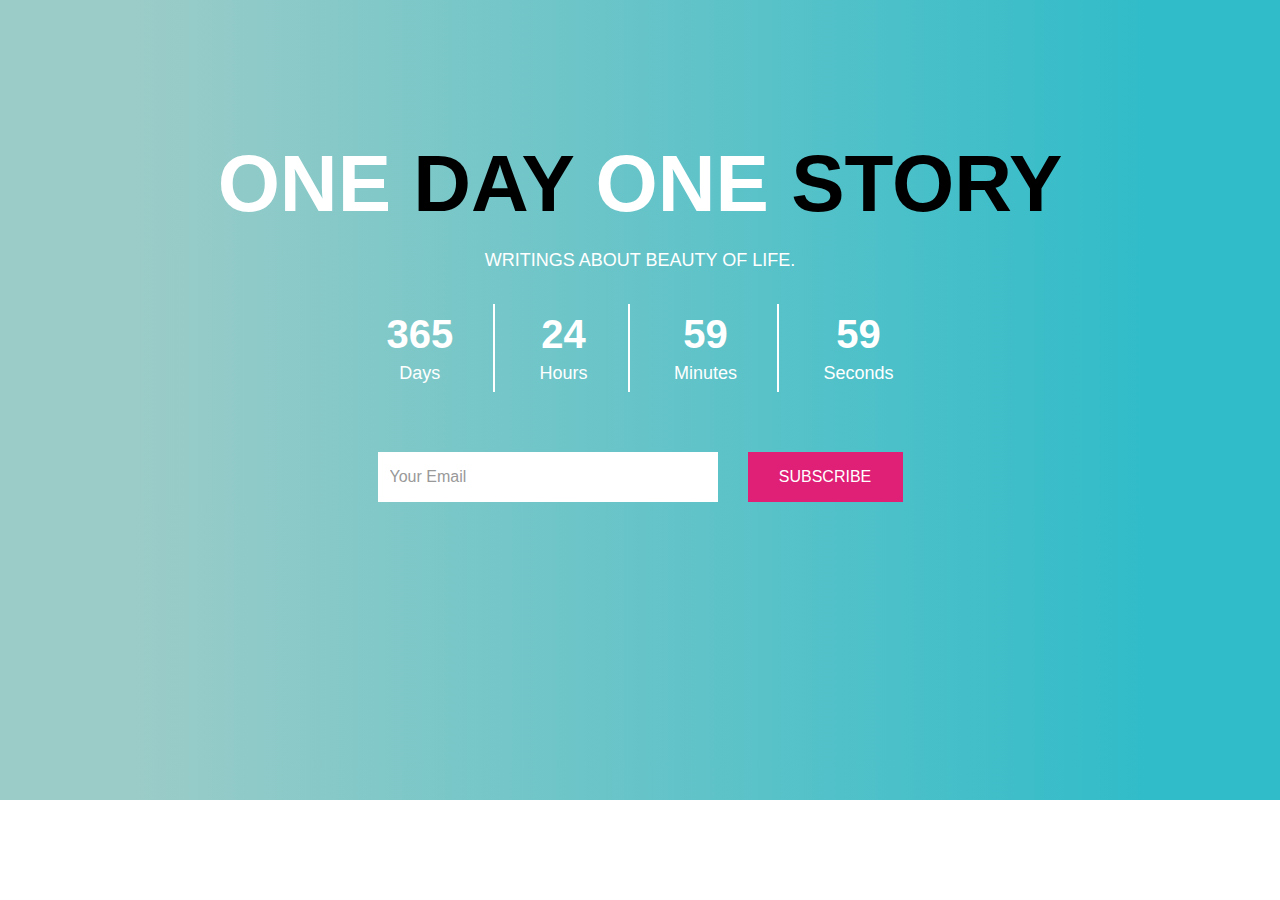
<file: html/index.html>
<!DOCTYPE html>
<html>
  <head>
    <meta charset="utf-8">
    <title>HTML & CSS DEMO ONE</title>
    <link rel="stylesheet" href="../css/demo.css">
    <link rel="stylesheet" href="../css/bootstrap.min.css" media="screen" title="no title" charset="utf-8">
  </head>
  <body>
  <section id="countdown">
    <div class="container">
      <div class="row">
        <div class="col-md-12">
          <h1>ONE<small> DAY</small> ONE<small> STORY</small></h1>
          <h2 class="element">
            <span class="sub-element">Writings about beauty of life.</span>
          </h2>

          <ul class="countdown">
						<li>
							<span class="days">365</span>
							<h3>Days</h3>
						</li>
						<li>
							<span class="hours">24</span>
							<h3>Hours</h3>
						</li>
						<li>
							<span class="minutes">59</span>
							<h3>Minutes</h3>
						</li>
						<li>
							<span class="seconds">59</span>
							<h3>Seconds</h3>
						</li>
					</ul>

          <form action="#" method="post">
						<div class="col-md-3 col-sm-3"></div>
						<div class="col-md-4 col-sm-4">
							<input type="email" class="form-control" placeholder="Your Email">
						</div>
						<div class="col-md-2 col-sm-2">
							<input type="submit" class="form-control" value="SUBSCRIBE">
						</div>
					</form>
        </div>
      </div>
    </div>
  </section>
  </body>
</html>
</file>
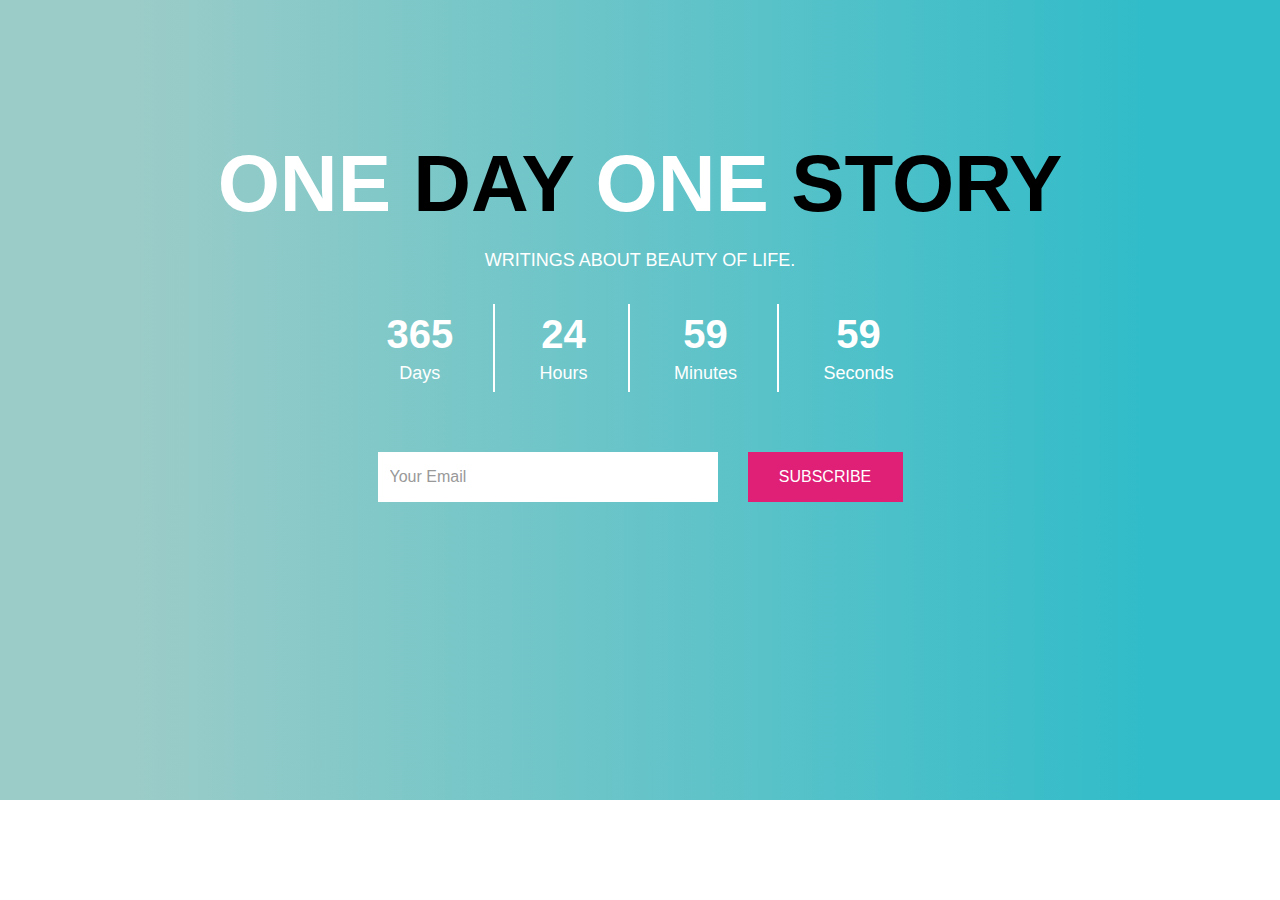
<file: html/day1.html>
<!DOCTYPE html>
<html>
  <head>
    <meta charset="utf-8">
    <title>Day 1</title>
    <link rel="stylesheet" href="../css/demo.css">
    <link rel="stylesheet" href="../css/bootstrap.min.css" media="screen" title="no title" charset="utf-8">
  </head>
  <body>
  <section id="countdown">
    <div class="container">
      <div class="row">
        <div class="col-md-12">
          <h1>ONE<small> DAY</small> ONE<small> STORY</small></h1>
          <h2 class="element">
            <span class="sub-element">Writings about beauty of life.</span>
          </h2>

          <ul class="countdown">
						<li>
							<span class="days">365</span>
							<h3>Days</h3>
						</li>
						<li>
							<span class="hours">24</span>
							<h3>Hours</h3>
						</li>
						<li>
							<span class="minutes">59</span>
							<h3>Minutes</h3>
						</li>
						<li>
							<span class="seconds">59</span>
							<h3>Seconds</h3>
						</li>
					</ul>

          <form action="#" method="post">
						<div class="col-md-3 col-sm-3"></div>
						<div class="col-md-4 col-sm-4">
							<input type="email" class="form-control" placeholder="Your Email">
						</div>
						<div class="col-md-2 col-sm-2">
							<input type="submit" class="form-control" value="SUBSCRIBE">
						</div>
					</form>
        </div>
      </div>
    </div>
  </section>
  </body>
</html>
</file>
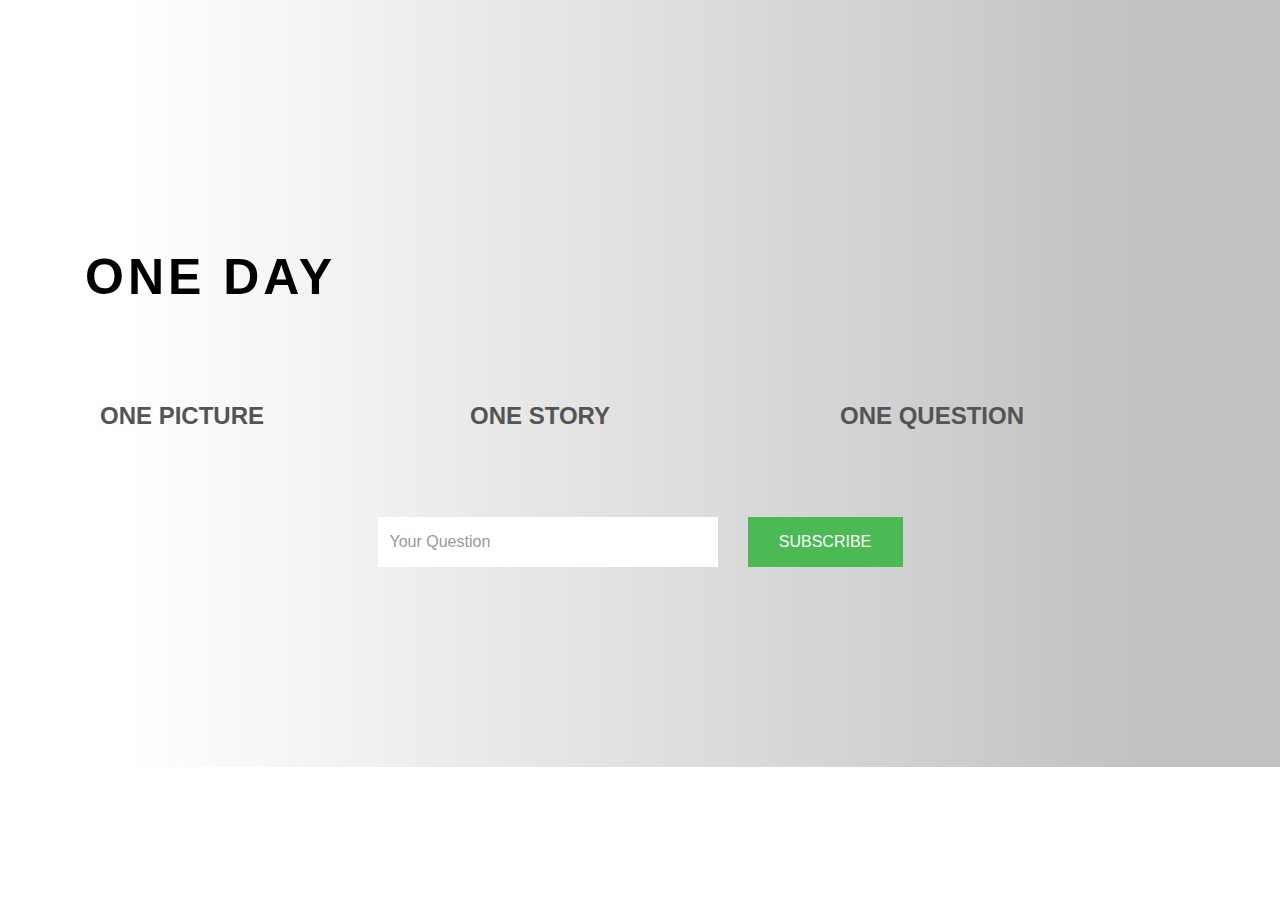
<file: html/day2.html>
<!DOCTYPE html>
<html lang="en">
	<head>
		<meta charset="utf-8">
		<meta http-equiv="X-UA-Compatible" content="IE=Edge,chrome=1">
		<title>Coming Soon Template</title>
        <meta name="keywords" content="">
		<meta name="description" content="">
        <meta name="viewport" content="width=device-width, initial-scale=1">
		<link rel="stylesheet" href="../css/bootstrap.min.css">
		<link rel="stylesheet" href="../css/demo.css">
	</head>
<body>
	<!-- start features -->
	<section class="features text-center">
	  <div class="container">
	    <div class="row">
	      <div class="col-md-12">
	        <div class="title">
	          <h2>ONE DAY</h2>
	        </div>
	        <div class="col-md-4 col-sm-6">
	          <h4 class="text-uppercase">one picture</h4>
	        </div>
					<div class="col-md-4 col-sm-6">
					  <h4 class="text-uppercase">one story</h4>
	        </div>
					<div class="col-md-4 col-sm-6">
	          <h4 class="text-uppercase">one question</h4>
	        </div>
					<form action="#" method="post">
						<div class="col-md-3 col-sm-3"></div>
						<div class="col-md-4 col-sm-4">
							<input type="question" class="form-control" placeholder="Your Question">
						</div>
						<div class="col-md-2 col-sm-2">
							<input type="submit" class="form-control" value="SUBSCRIBE">
						</div>
					</form>
	      </div>
	    </div>
	  </div>
	</section>
	<!-- end features -->


	</body>
	</html>
</file>
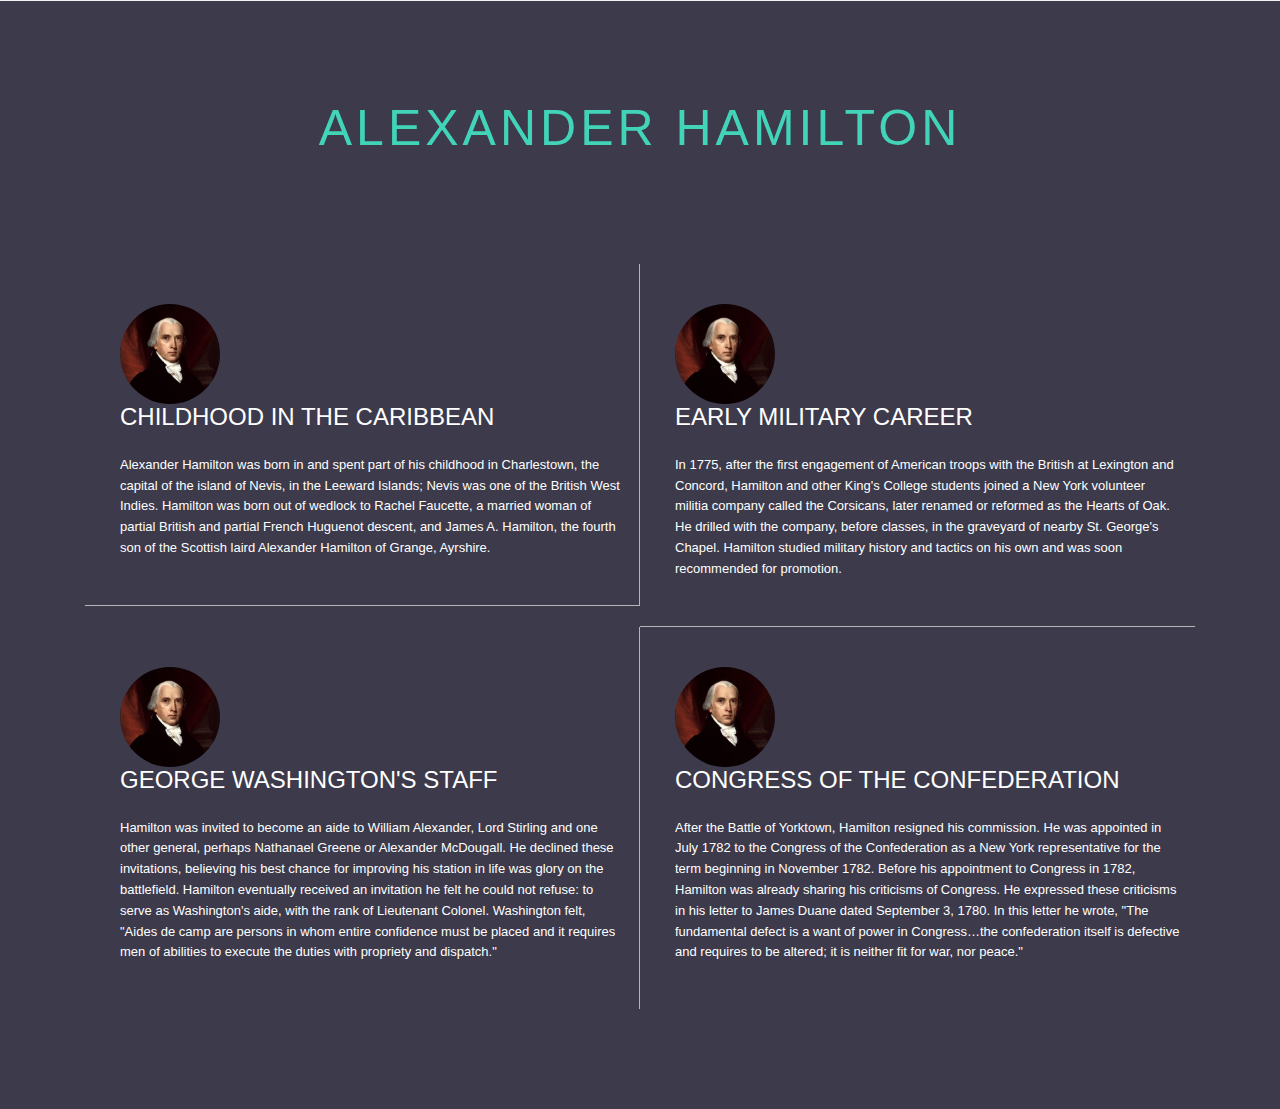
<file: html/day3.html>
<!DOCTYPE html>
<html>
  <head>
    <meta charset="utf-8">
    <meta http-equiv="X-UA-Compatible" content="IE=Edge,chrome=1">
    <title>Day 3</title>
    <meta name="keywords" content="">
    <meta name="description" content="">
    <meta name="viewport" content="width=device-width, initial-scale=1">
    <link rel="stylesheet" href="../css/bootstrap.min.css">
    <link rel="stylesheet" href="../css/demo.css">
  </head>
  <body>
    <section class="team">
      <div class="container">
        <div class="row">
          <div class="col-md-12 text-center">
            <div class="title">
                <h2>Alexander Hamilton</h2>
            </div>
            <div class="col-md-6 col-sm-6 border_right border_bottom">
    					<div class="media">
    						<div class="pull-left media-object">
    							<img src="../images/hamilton.png" class="img-circle img-responsive" alt="team img">
    						</div>
    						<div class="media-body">
    							<h4 class="media-heading text-uppercase">Childhood in the Caribbean</h4>
                  <br>
                  <p>
                    Alexander Hamilton was born in and spent part of his childhood in Charlestown, the capital of the island of Nevis, in the Leeward Islands; Nevis was one of the British West Indies. Hamilton was born out of wedlock to Rachel Faucette, a married woman of partial British and partial French Huguenot descent, and James A. Hamilton, the fourth son of the Scottish laird Alexander Hamilton of Grange, Ayrshire.
                  </p>
    						</div>
    					</div>
    				</div>
            <div class="col-md-6 col-sm-6  border_bottom">
    					<div class="media">
    						<div class="pull-left media-object">
    							<img src="../images/hamilton.png" class="img-circle img-responsive" alt="team img">
    						</div>
    						<div class="media-body">
    							<h4 class="media-heading text-uppercase">Early military career</h4>
                  <br>
                  <p>
                    In 1775, after the first engagement of American troops with the British at Lexington and Concord, Hamilton and other King's College students joined a New York volunteer militia company called the Corsicans, later renamed or reformed as the Hearts of Oak. He drilled with the company, before classes, in the graveyard of nearby St. George's Chapel. Hamilton studied military history and tactics on his own and was soon recommended for promotion.
                  </p>
                </div>
    					</div>
    				</div>
            <div class="col-md-6 col-sm-6 border_right">
              <div class="media">
                <div class="pull-left media-object">
                  <img src="../images/hamilton.png" class="img-circle img-responsive" alt="team img">
                </div>
                <div class="media-body">
                  <h4 class="media-heading text-uppercase">George Washington's staff</h4>
                  <br>
                  <p>
                    Hamilton was invited to become an aide to William Alexander, Lord Stirling and one other general, perhaps Nathanael Greene or Alexander McDougall. He declined these invitations, believing his best chance for improving his station in life was glory on the battlefield. Hamilton eventually received an invitation he felt he could not refuse: to serve as Washington's aide, with the rank of Lieutenant Colonel. Washington felt, "Aides de camp are persons in whom entire confidence must be placed and it requires men of abilities to execute the duties with propriety and dispatch."
                  </p>
                </div>
              </div>
            </div>
            <div class="col-md-6 col-sm-6">
              <div class="media">
                <div class="pull-left media-object">
                  <img src="../images/hamilton.png" class="img-circle img-responsive" alt="team img">
                </div>
                <div class="media-body">
                  <h4 class="media-heading text-uppercase">Congress of the Confederation</h4>
                  <br>
                  <p>After the Battle of Yorktown, Hamilton resigned his commission. He was appointed in July 1782 to the Congress of the Confederation as a New York representative for the term beginning in November 1782. Before his appointment to Congress in 1782, Hamilton was already sharing his criticisms of Congress. He expressed these criticisms in his letter to James Duane dated September 3, 1780. In this letter he wrote, "The fundamental defect is a want of power in Congress…the confederation itself is defective and requires to be altered; it is neither fit for war, nor peace."</p>
                </div>
              </div>
            </div>
          </div>
        </div>
      </div>
    </section>
  </body>
</html>
</file>
<file: css/demo.css>
/*
  ONE DAY ONE STORY TEMPLATE
*/
body
	{
		background: #ffffff;
		font-family: 'Open Sans', sans-serif;
		font-weight: 300;
		font-size: 13px;
		overflow-x: hidden;
	}
p {
	line-height: 1.6em;
}
h2 {
	text-transform: uppercase;
}

.copyrights{text-indent:-9999px;height:0;line-height:0;font-size:0;overflow:hidden;}

/* start title */
.title h2
	{
		color: #000000;
		font-size: 50px;
		font-weight: bold;
		letter-spacing: 4px;
		padding-bottom: 80px;
	}
/* end title */

/* start element */
.element
	{
		position: relative;
		height: 60px;
    padding: 15px;
	}
/* end element */

/* start countdown */
#countdown
	{
  	background: linear-gradient(90deg, #9cccc8 10%, #30bcc9 90%);

  	color: #ffffff;
		text-align: center;
		min-height: 800px;
		padding: 140px 0 100px 0;
	}
#countdown h1
	{
		font-size: 80px;
		font-weight: 700;
	}
#countdown h2
	{
		font-weight: 300;
		font-size: 18px;
		padding-bottom: 40px;
	}
#countdown small
	{
		font-size: 80px;
		color: #000;
		font-weight: bold;
	}
ul.countdown
	{
		margin: 0;
		padding: 0;
	}
ul.countdown span
	{
		font-size: 40px;
		text-align: center;
		display: inline-block;
	}
ul.countdown li
	{
	border-right: 2px solid #fff;
	font-weight: bold;
	font-size: 18px;
	display:inline-block;
	padding: 0px 40px 0px 40px;
	}
ul.countdown li:last-child
	{
		border-right: none;
	}
ul.countdown li h3
	{
		font-size: 18px;
		font-weight: 500;
	}
#countdown .form-control
	{
		border: none;
		border-radius: 0px;
		box-shadow: none;
		height: 50px;
		margin-top: 60px;
		transition: all 0.4s ease-in-out;
	}
#countdown input[type="submit"]
	{
		background: #df2076;
		color: #ffffff;
		transition: all 0.3s ease;
	}
#countdown input[type="submit"]:hover {
	background: #9a0c55;
}
/* end countdown */

/* start features */
.features
	{
		background: linear-gradient(90deg, #ffffff 10%, #c1c1c1 90%);
		padding-top: 250px;
		padding-bottom: 200px;
	}
.features h2
		{
			color: #000000;
		}
.features h4
	{
		color: #545454;
		font-weight: bold;
		padding-top: 10px;
		padding-bottom: 10px;
	}
	.features .form-control
		{
			border: none;
			border-radius: 0px;
			box-shadow: none;
			height: 50px;
			margin-top: 70px;
			transition: all 0.4s ease-in-out;
		}
	.features input[type="submit"]
		{
			background: #4bba54;
			color: #ffffff;
			transition: all 0.2s ease;
		}
	.features input[type="submit"]:hover {
		background: #0b9a7c;
	}
/* end features */
/* start authors */
.team
{
	background: #3d3a4b;
	border-top: 1px solid #f2f2f2;
	padding-top: 100px;
	padding-bottom: 100px;
	text-align: left;
	color: #fff;
}
.team .border_right
{
	border-right: 1px solid #b4b4b4;
}
.team .border_bottom
{
	border-bottom: 1px solid #b4b4b4;
}
.team h2
{
	font-weight: 500;
	padding-bottom: 100px;
	text-align: center;
	color: #42d4b9;
}
.team h4
{
	text-align: left;;
}
.team p
{
	text-align: left;;
}
.team .media
{
	padding: 40px 0 30px 20px;
}
.team .media h5
{
	color: #28968c;
	font-weight: bold;
	padding-bottom: 8px;
	text-align: left;
}
.team img
  {
    max-width: 100%;
		width: 100px;
    height: 100px;
    margin-right: 10px;
  }
/* end authors */
</file>
